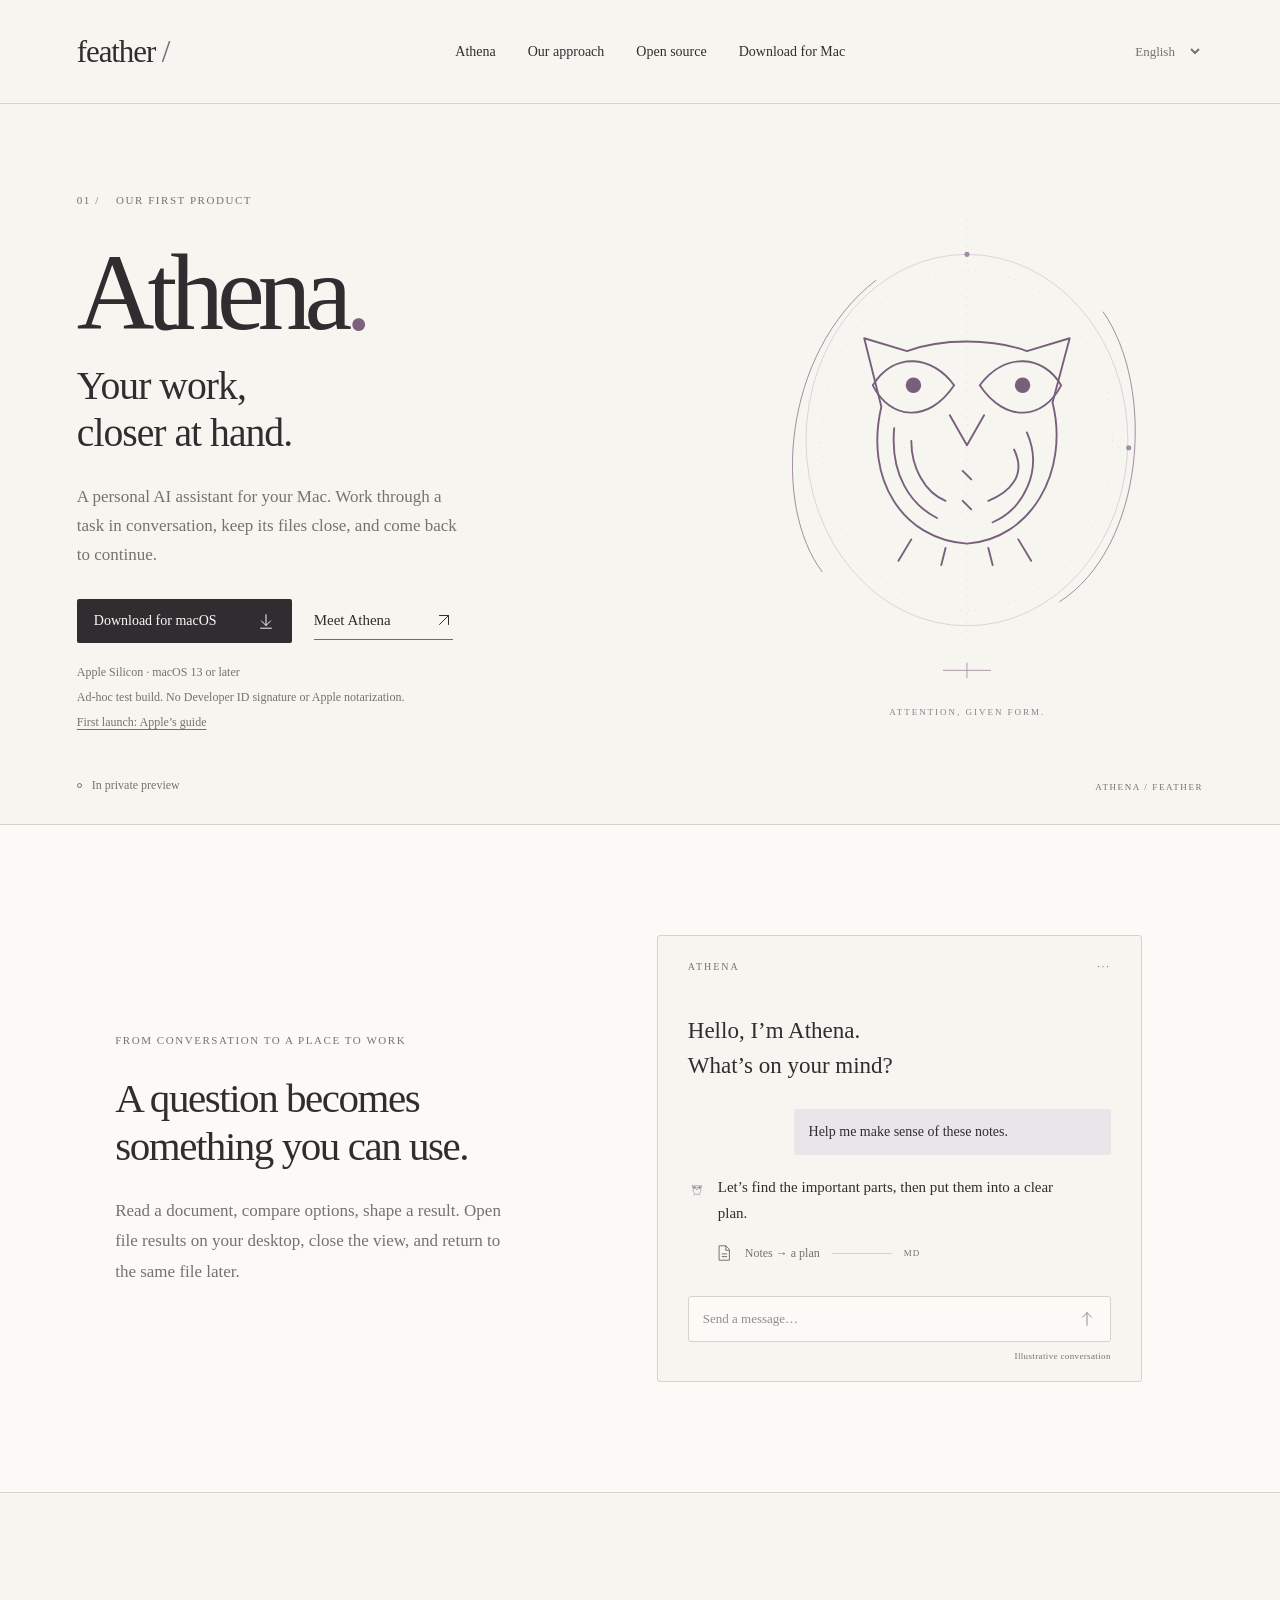
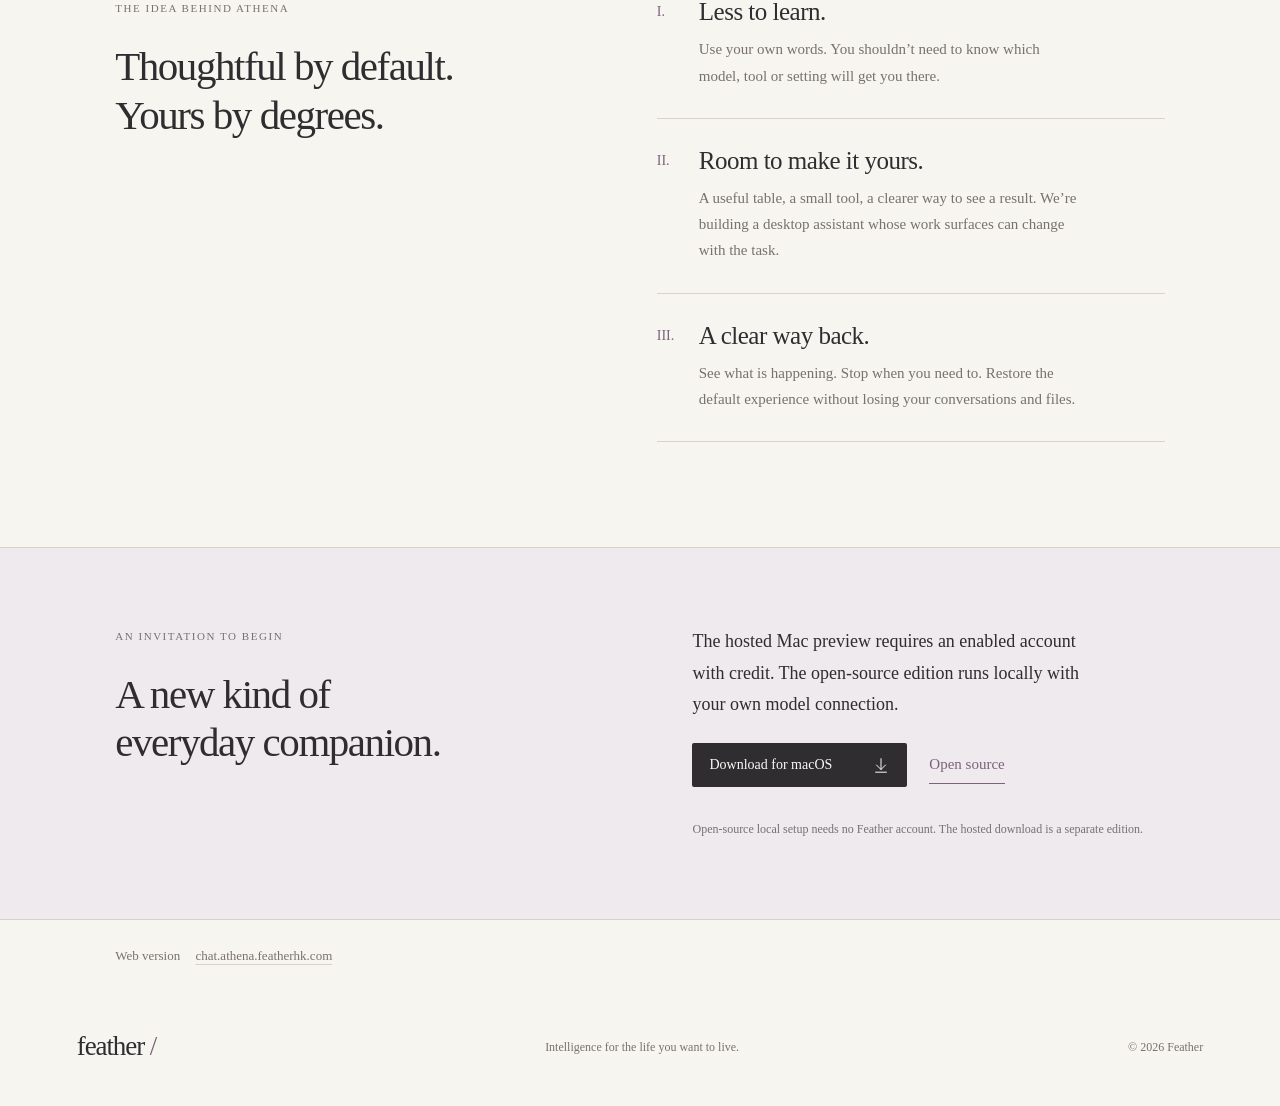
<file: index.html>
<!doctype html>
<html lang="en">
<head>
  <meta charset="utf-8">
  <meta name="viewport" content="width=device-width, initial-scale=1">
  <meta name="color-scheme" content="light">
  <meta name="description" content="Athena is a personal AI assistant for your Mac. Keep a task’s conversation and files together, and come back to continue.">
  <title>Athena by Feather — Your work, closer at hand</title>
  <link rel="icon" type="image/svg+xml" href="assets/favicon.svg">
  <link rel="stylesheet" href="css/style.css">
  <script defer src="js/i18n.js"></script>
  <script defer src="js/main.js"></script>
</head>
<body>
  <a class="skip" href="#main" data-i18n="skip">Skip to content</a>
  <header class="masthead">
    <a class="feather" href="/" aria-label="Feather home">feather<span aria-hidden="true"> /</span></a>
    <nav aria-label="Main navigation" data-label="nav">
      <a href="/athena/" data-i18n="product">Athena</a>
      <a href="/about/" data-i18n="approach">Our approach</a>
      <a href="/open-source/" data-i18n="openSource">Open source</a>
      <a href="https://app.athena.featherhk.com" data-i18n="availability">Download for Mac</a>
    </nav>
    <label class="language"><span class="sr-only" data-i18n="language">Language</span><select id="language" aria-label="Language"><option value="en">English</option><option value="ja">日本語</option><option value="zh-Hans">简体中文</option><option value="zh-Hant">繁體中文</option></select></label>
  </header>
  <main id="main">
    <section class="hero" aria-labelledby="hero-title">
      <div class="hero-copy">
        <div class="eyebrow"><span>01 /</span> <span data-i18n="first">Our first product</span></div>
        <h1 id="hero-title">Athena<span>.</span></h1>
        <p class="hero-title" data-i18n="headline">Your work,<br>closer at hand.</p>
        <p class="intro" data-i18n="intro">A personal AI assistant for your Mac. Work through a task in conversation, keep its files close, and come back to continue.</p>
        <a id="hero-download" class="solid-link" href="https://app.athena.featherhk.com/"><span data-i18n="download">Download for macOS</span><svg class="line-icon" viewBox="0 0 20 20" fill="none" aria-hidden="true"><path d="M10 3v12m-5-5 5 5 5-5M4 18h12"/></svg></a><a class="text-link" href="/athena/"><span data-i18n="meet">Meet Athena</span><svg class="line-icon" viewBox="0 0 20 20" fill="none" aria-hidden="true"><path d="M5 15 15 5M5 5h10v10"/></svg></a>
        <div class="download-requirements"><p data-i18n="platform">Apple Silicon · macOS 13 or later</p><p data-i18n="signing">Ad-hoc test build. No Developer ID signature or Apple notarization.</p><a href="https://support.apple.com/102445" data-i18n="firstLaunch">First launch: Apple’s guide</a></div>
      </div>
      <figure class="hero-art" aria-hidden="true">
        <svg class="athena-seal" viewBox="0 0 500 590" fill="none">
          <path class="axis" d="M250 26v510M26 293h448"/>
          <ellipse class="orbit orbit-a" cx="250" cy="284" rx="188" ry="217"/>
          <ellipse class="orbit orbit-b" cx="250" cy="284" rx="170" ry="199"/>
          <path class="orbit orbit-c" d="M81 438C23 362 33 183 144 97M358 473C458 409 471 223 409 134"/>
          <circle cx="250" cy="67" r="3" class="point"/><circle cx="439" cy="293" r="3" class="point"/>
          <g class="owl" transform="translate(10 20) scale(5)">
            <path d="M24 29L34 32C42 29 54 29 62 32L72 29L68 44C72 60 63 76 48 77C33 76 24 62 28 45Z"/>
            <path d="M26 40C31 32 40 33 45 40C39 49 30 48 26 40ZM51 40C57 32 66 33 70 40C66 48 57 49 51 40Z"/>
            <circle cx="35.5" cy="40" r="1.8" class="eye"/><circle cx="61" cy="40" r="1.8" class="eye"/>
            <path d="M44 47L48 54L52 47M35 76L32 81M43 78L42 82M53 78L54 82M60 76L63 81M31 50C30 61 35 68 41 71M35 53C35 59 38 65 43 67M62 51C66 60 61 69 54 72M59 55C62 61 58 65 53 67M47 60L49 62M47 67L49 69"/>
          </g>
          <path class="base" d="M222 553h56M250 544v18"/>
        </svg>
        <figcaption>ATTENTION, GIVEN FORM.</figcaption>
      </figure>
      <div class="hero-note"><span class="status-dot" aria-hidden="true"></span><span data-i18n="preview">In private preview</span></div>
      <span class="hero-index" aria-hidden="true">ATHENA / FEATHER</span>
    </section>

    <section class="product-section" id="athena" aria-labelledby="product-title">
      <div class="section-heading"><span class="eyebrow" data-i18n="conversation">From conversation to a place to work</span><h2 id="product-title" data-i18n="productTitle">A question becomes<br>something you can use.</h2><p data-i18n="productIntro">Read a document, compare options, shape a result. Open file results on your desktop, close the view, and return to the same file later.</p></div>
      <div class="conversation-preview">
        <div class="preview-top"><span>ATHENA</span><span aria-hidden="true">···</span></div>
        <div class="preview-greeting" data-i18n="greeting">Hello, I’m Athena.<br>What’s on your mind?</div>
        <p class="preview-user" data-i18n="exampleUser">Help me make sense of these notes.</p>
        <div class="preview-reply"><img class="small-owl" src="/assets/favicon.svg" alt=""><p data-i18n="exampleReply">Let’s find the important parts, then put them into a clear plan.</p></div>
        <div class="preview-file"><svg class="line-icon" viewBox="0 0 20 20" fill="none" aria-hidden="true"><path d="M5 2h7l4 4v12H5ZM12 2v5h4M8 11h5M8 14h5"/></svg><span data-i18n="exampleFile">Notes → a plan</span><span class="file-rule" aria-hidden="true"></span><span>MD</span></div>
        <div class="preview-composer"><span data-i18n="message">Send a message…</span><svg class="line-icon" viewBox="0 0 20 20" fill="none" aria-hidden="true"><path d="M10 17V3m-5 5 5-5 5 5"/></svg></div>
        <span class="illustration-label" data-i18n="illustration">Illustrative conversation</span>
      </div>
    </section>

    <section class="approach-section" id="approach" aria-labelledby="approach-title">
      <div class="section-heading"><span class="eyebrow" data-i18n="approachEyebrow">The idea behind Athena</span><h2 id="approach-title" data-i18n="approachTitle">Thoughtful by default.<br>Yours by degrees.</h2></div>
      <div class="principles">
        <article><span class="number">I.</span><div><h3 data-i18n="oneTitle">Less to learn.</h3><p data-i18n="oneBody">Use your own words. You shouldn’t need to know which model, tool or setting will get you there.</p></div></article>
        <article><span class="number">II.</span><div><h3 data-i18n="twoTitle">Room to make it yours.</h3><p data-i18n="twoBody">A useful table, a small tool, a clearer way to see a result. We’re building a desktop assistant whose work surfaces can change with the task.</p></div></article>
        <article><span class="number">III.</span><div><h3 data-i18n="threeTitle">A clear way back.</h3><p data-i18n="threeBody">See what is happening. Stop when you need to. Restore the default experience without losing your conversations and files.</p></div></article>
      </div>
    </section>

    <section class="release-section" id="release" aria-labelledby="release-title">
      <div><span class="eyebrow" data-i18n="releaseEyebrow">An invitation to begin</span><h2 id="release-title" data-i18n="releaseTitle">A new kind of<br>everyday companion.</h2></div>
      <div class="release-detail"><p id="release-status" data-i18n="releaseBody">Choose the hosted Mac preview with an enabled account and credit, or run the open-source edition with your own Chat Completions connection.</p><div id="release-links"><a id="download-link" class="solid-link" href="https://app.athena.featherhk.com/"><span data-i18n="download">Download for macOS</span><svg class="line-icon" viewBox="0 0 20 20" fill="none" aria-hidden="true"><path d="M10 3v12m-5-5 5 5 5-5M4 18h12"/></svg></a><a class="text-link" href="/open-source/"><span data-i18n="openSource">Open source</span></a></div><p class="release-footnote" data-i18n="releaseFootnote">Open-source local setup needs no Feather account. The hosted download is a separate edition.</p></div>
    </section>
    <div class="site-reference"><p class="web-reference"><span data-i18n="webLabel">Web version</span> <a href="https://chat.athena.featherhk.com/">chat.athena.featherhk.com</a></p></div>
  </main>
  <footer><a class="feather" href="/">feather<span aria-hidden="true"> /</span></a><p data-i18n="footer">Intelligence for the life you want to live.</p><span>&copy; <span id="year">2026</span> Feather</span></footer>
  <noscript><p class="noscript">This page works without JavaScript. Language selection requires JavaScript.</p></noscript>
</body>
</html>
</file>
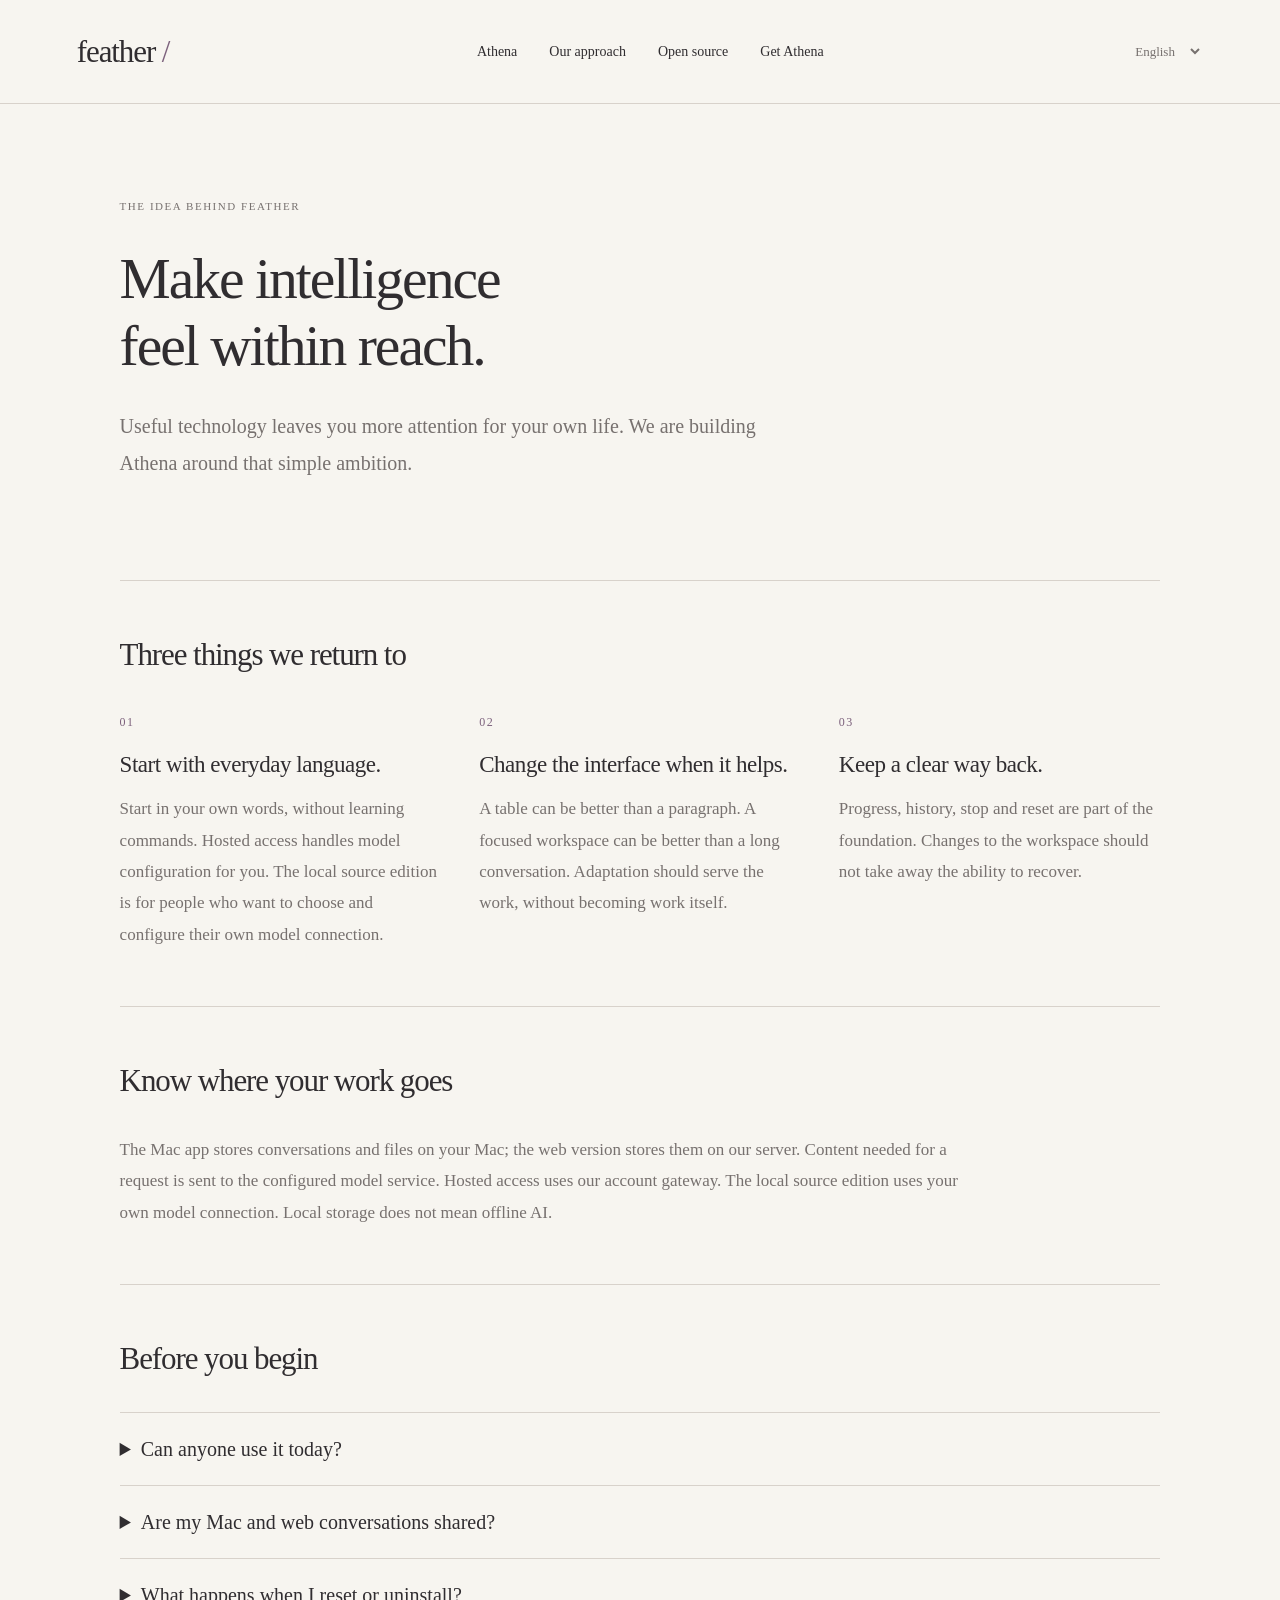
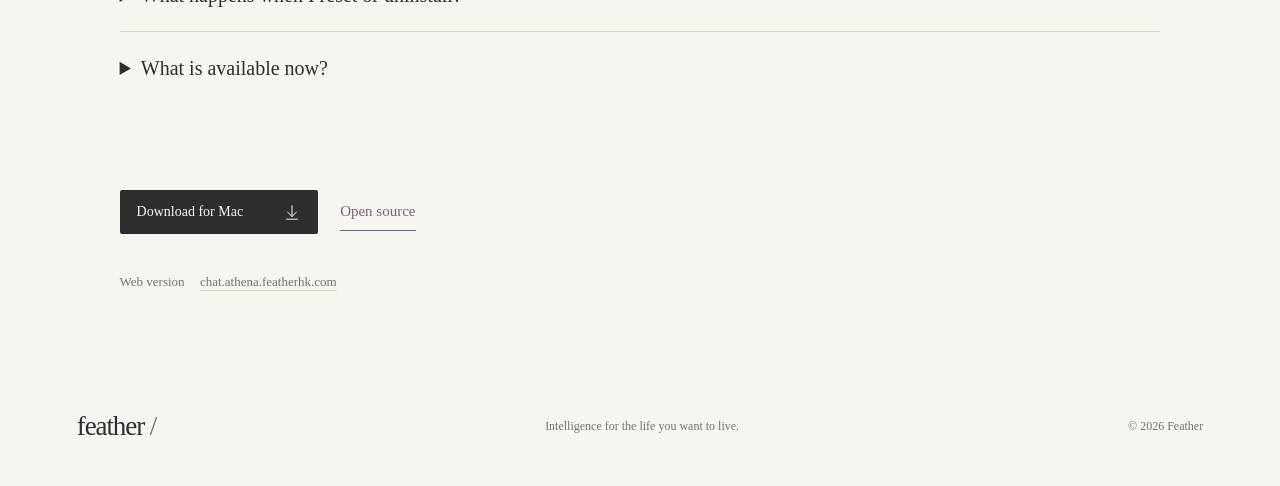
<file: about/index.html>
<!doctype html><html lang="en"><head><meta charset="utf-8"><meta name="viewport" content="width=device-width, initial-scale=1"><meta name="color-scheme" content="light"><title>Feather — Our approach</title><meta name="description" content="Useful technology leaves you more attention for your own life. We are building Athena around that simple ambition."><link rel="canonical" href="https://featherhk.com/about/"><link rel="icon" href="/assets/favicon.svg"><link rel="stylesheet" href="/css/style.css"><link rel="stylesheet" href="/css/pages.css"><script defer src="/js/pages-locales.js"></script><script defer src="/js/pages.js"></script></head><body data-page="a"><a class="skip" href="#main" data-i18n="skip">Skip to content</a><header class="masthead"><a class="feather" href="/" aria-label="Feather home">feather<span aria-hidden="true"> /</span></a><nav aria-label="Main navigation" data-label="nav"><a href="/athena/" data-i18n="product">Athena</a><a href="/about/" data-i18n="approach">Our approach</a><a href="/open-source/" data-i18n="openSource">Open source</a><a href="https://app.athena.featherhk.com" data-i18n="availability">Get Athena</a></nav><label class="language"><span class="sr-only" data-i18n="language">Language</span><select id="language" aria-label="Language"><option value="en">English</option><option value="ja">日本語</option><option value="zh-Hans">简体中文</option><option value="zh-Hant">繁體中文</option></select></label></header><main id="main" class="editorial-page"><section class="page-lead"><span class="eyebrow" data-i18n="aEye">The idea behind Feather</span><h1 data-i18n="aHeadline">Make intelligence<br>feel within reach.</h1><p class="page-intro" data-i18n="aIntro">Useful technology leaves you more attention for your own life. We are building Athena around that simple ambition.</p></section><section class="page-section"><h2 data-i18n="principles">Three things we return to</h2><div class="principle-grid"><article><span class="chapter-number">01</span><h3 data-i18n="aOne">Start with everyday language.</h3><p data-i18n="aOneBody">Start in your own words, without learning commands. Hosted access handles model configuration for you. The local source edition is for people who want to choose and configure their own model connection.</p></article><article><span class="chapter-number">02</span><h3 data-i18n="aTwo">Change the interface when it helps.</h3><p data-i18n="aTwoBody">A table can be better than a paragraph. A focused workspace can be better than a long conversation. Adaptation should serve the work, without becoming work itself.</p></article><article><span class="chapter-number">03</span><h3 data-i18n="aThree">Keep a clear way back.</h3><p data-i18n="aThreeBody">Progress, history, stop and reset are part of the foundation. Changes to the workspace should not take away the ability to recover.</p></article></div></section><section class="page-section data-note"><h2 data-i18n="data">Know where your work goes</h2><p data-i18n="dataBody">The Mac app stores conversations and files on your Mac; the web version stores them on our server. Content needed for a request is sent to the configured model service. Hosted access uses our account gateway. The local source edition uses your own model connection. Local storage does not mean offline AI.</p></section><section class="page-section faq"><h2 data-i18n="faq">Before you begin</h2><details><summary data-i18n="qOne">Can anyone use it today?</summary><p data-i18n="ansOne">The source is open for local setup without a Feather account, using your own Chat Completions connection. It requires developer setup; it is not the same as the hosted DMG. Hosted access still requires an enabled account with credit.</p></details><details><summary data-i18n="qTwo">Are my Mac and web conversations shared?</summary><p data-i18n="ansTwo">Not yet. Hosted Mac and web use the same account service, but their conversations and files are stored separately. The local source edition has its own local identity and data.</p></details><details><summary data-i18n="qThree">What happens when I reset or uninstall?</summary><p data-i18n="ansThree">Reset disables custom workspace extensions and preserves chats and files. Removing the Mac app also leaves its data in your Library; deleting that data is a separate action.</p></details><details><summary data-i18n="qFour">What is available now?</summary><p data-i18n="ansFour">An open-source local edition, an Apple Silicon hosted Mac preview and an authenticated web version. The Mac test build is not Apple-notarized. Voice and computer interactions still need setup and validation. Windows, iOS and Android downloads are not published.</p></details></section><div class="page-actions"><a class="solid-link" href="https://app.athena.featherhk.com/"><span data-i18n="get">Download for Mac</span><svg class="line-icon" viewBox="0 0 20 20" fill="none" aria-hidden="true"><path d="M10 3v12m-5-5 5 5 5-5M4 18h12"/></svg></a><a class="text-link" href="/open-source/"><span data-i18n="openSource">Open source</span></a></div><p class="web-reference"><span data-i18n="webLabel">Web version</span> <a href="https://chat.athena.featherhk.com/">chat.athena.featherhk.com</a></p></main><footer><a class="feather" href="/">feather<span aria-hidden="true"> /</span></a><p data-i18n="footer">Intelligence for the life you want to live.</p><span>&copy; 2026 Feather</span></footer></body></html>
</file>
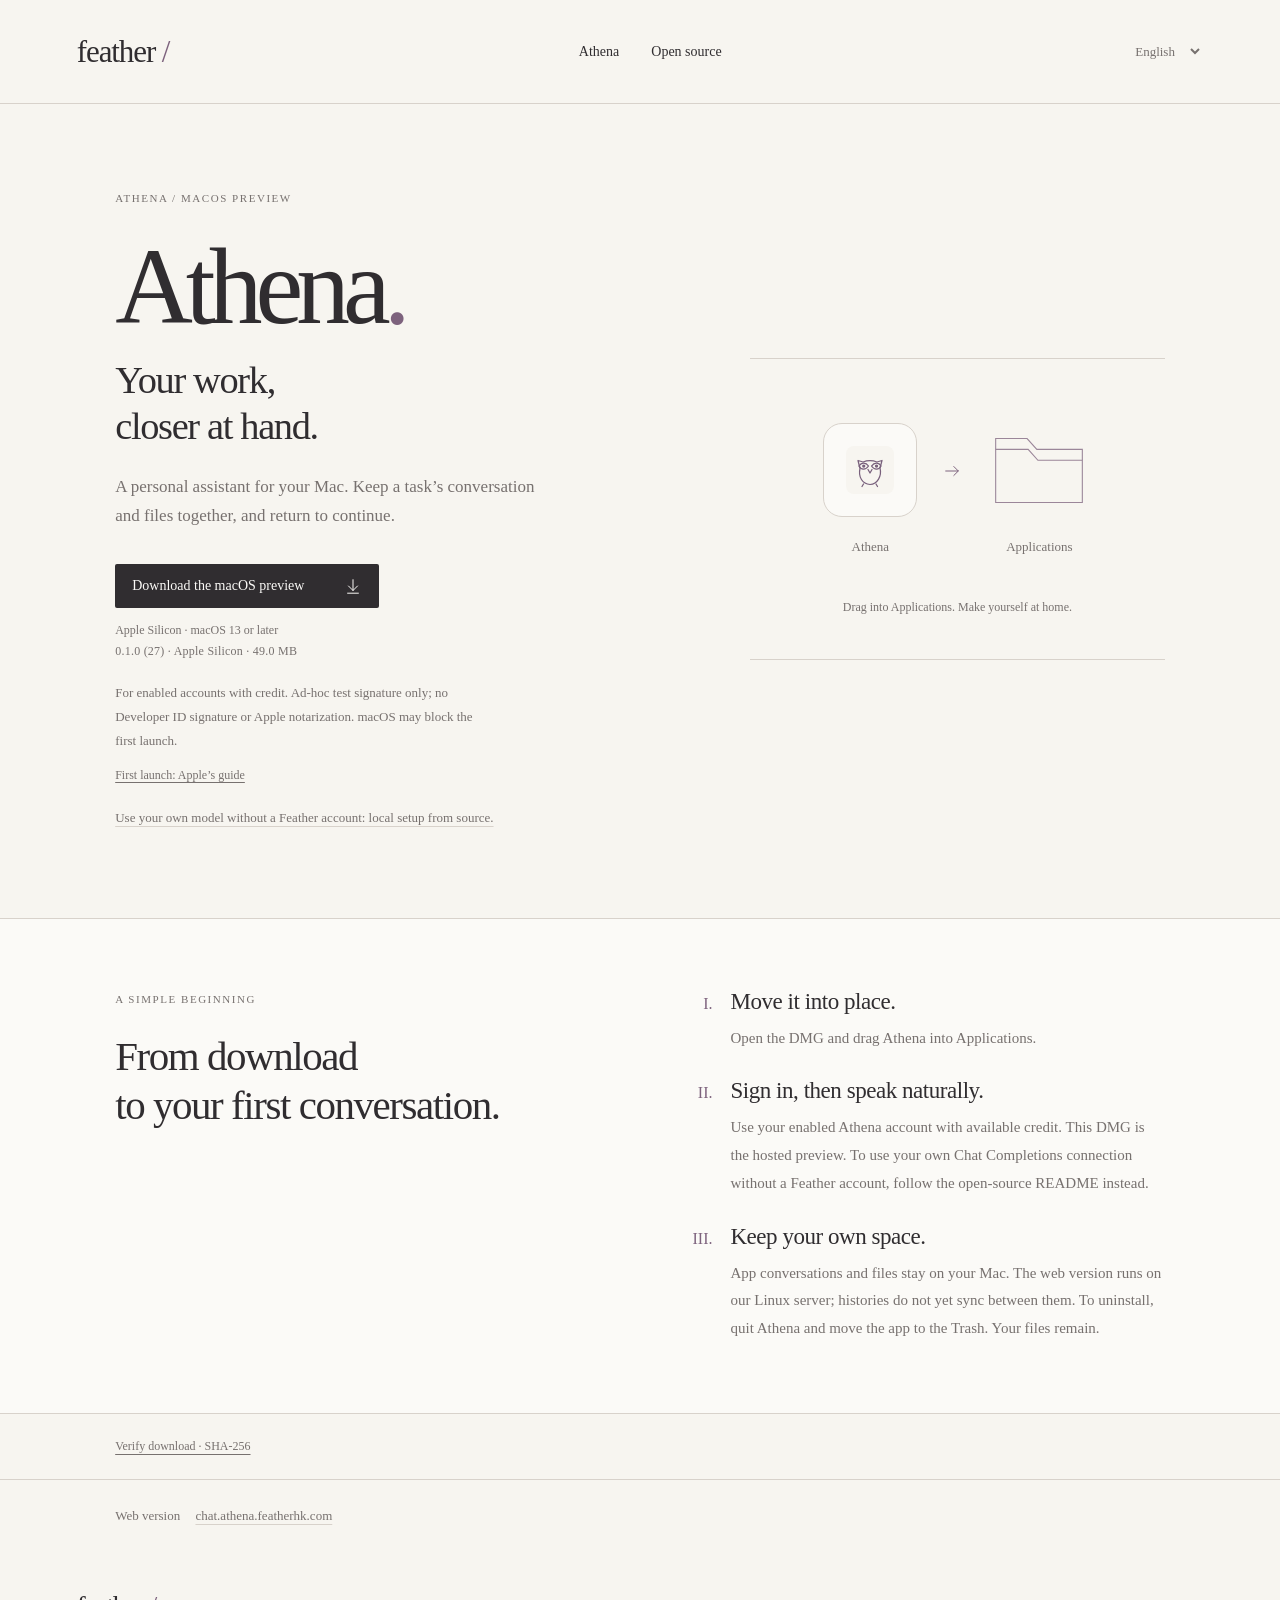
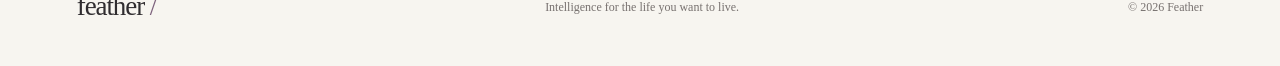
<file: app/index.html>
<!doctype html>
<html lang="en">
<head>
  <meta charset="utf-8"><meta name="viewport" content="width=device-width, initial-scale=1">
  <meta name="color-scheme" content="light"><meta name="description" content="Download the Athena macOS preview by Feather.">
  <title>Athena for macOS — Feather</title>
  <link rel="icon" href="/assets/favicon.svg" type="image/svg+xml">
  <link rel="stylesheet" href="/css/style.css"><link rel="stylesheet" href="/css/download.css">
  <script defer src="/js/download-locales.js"></script><script defer src="/js/download.js"></script>
</head>
<body>
  <a class="skip" href="#main" data-i18n="skip">Skip to content</a>
  <header class="masthead">
    <a class="feather" href="https://featherhk.com" aria-label="Feather home">feather<span aria-hidden="true"> /</span></a>
    <nav><a href="https://featherhk.com/athena/">Athena</a><a href="https://featherhk.com/open-source/" data-i18n="openSource">Open source</a></nav>
    <label class="language"><span class="sr-only" data-i18n="language">Language</span><select id="language" aria-label="Language"><option value="en">English</option><option value="ja">日本語</option><option value="zh-Hans">简体中文</option><option value="zh-Hant">繁體中文</option></select></label>
  </header>
  <main id="main">
    <section class="download-hero">
      <div class="download-copy">
        <span class="eyebrow">ATHENA / MACOS PREVIEW</span>
        <h1>Athena<span>.</span></h1>
        <h2 data-i18n="headline">Your work,<br>closer at hand.</h2>
        <p class="intro" data-i18n="intro">A personal assistant for your Mac. Keep a task’s conversation and files together, and return to continue.</p>
        <div class="download-actions"><a id="dmg-link" class="solid-link" download hidden><span data-i18n="download">Download the macOS preview</span><svg class="line-icon" viewBox="0 0 20 20" fill="none" aria-hidden="true"><path d="M10 3v12m-5-5 5 5 5-5M4 18h12"/></svg></a></div>
        <p class="platform-requirements" data-i18n="platform">Apple Silicon · macOS 13 or later</p>
        <p id="build-detail" class="build-detail" aria-live="polite" data-i18n="preparing">The next build is being prepared.</p>
        <p class="preview-notice" data-i18n="notice">For enabled accounts with credit. Ad-hoc test signature only; no Developer ID signature or Apple notarization. macOS may block the first launch.</p>
        <p class="launch-reference"><a href="https://support.apple.com/102445" data-i18n="firstLaunch">First launch: Apple’s guide</a></p>
        <p class="source-reference"><a href="https://github.com/featherhk/athena-agent/blob/main/README.md" data-i18n="sourceNotice">Use your own model without a Feather account: local setup from source.</a></p>
      </div>
      <div class="install-art" aria-hidden="true">
        <div class="install-pair"><div class="app-symbol"><img src="/assets/favicon.svg" alt=""><span>Athena</span></div><span class="install-arrow"><svg class="line-icon" viewBox="0 0 20 20" fill="none" aria-hidden="true"><path d="M3 10h14m-5-5 5 5-5 5"/></svg></span><div class="folder-symbol"><svg viewBox="0 0 96 76" fill="none"><path d="M8 19h30l9 10h41v39H8Z"/><path d="M8 19V9h29l9 10h42v10"/></svg><span>Applications</span></div></div>
        <span class="installation-caption" data-i18n="drag">Drag into Applications. Make yourself at home.</span>
      </div>
    </section>
    <section class="download-details">
      <div><span class="eyebrow" data-i18n="begin">A simple beginning</span><h2 data-i18n="start">From download<br>to your first conversation.</h2></div>
      <ol class="install-steps">
        <li><h3 data-i18n="stepOne">Move it into place.</h3><p data-i18n="stepOneBody">Open the DMG and drag Athena into Applications.</p></li>
        <li><h3 data-i18n="stepTwo">Sign in, then speak naturally.</h3><p data-i18n="stepTwoBody">Use your enabled Athena account with available credit. This DMG is the hosted preview. To use your own Chat Completions connection without a Feather account, follow the open-source README instead.</p></li>
        <li><h3 data-i18n="stepThree">Keep your own space.</h3><p data-i18n="stepThreeBody">App conversations and files stay on your Mac. The web version runs on our Linux server; histories do not yet sync between them. To uninstall, quit Athena and move the app to the Trash. Your files remain.</p></li>
      </ol>
    </section>
    <div class="download-integrity"><a id="checksum-link" hidden data-i18n="checksum">Verify download · SHA-256</a></div>
  <div class="site-reference"><p class="web-reference"><span data-i18n="webLabel">Web version</span> <a href="https://chat.athena.featherhk.com/">chat.athena.featherhk.com</a></p></div></main>
  <footer><a class="feather" href="https://featherhk.com">feather<span aria-hidden="true"> /</span></a><p data-i18n="footer">Intelligence for the life you want to live.</p><span>&copy; 2026 Feather</span></footer>
</body>
</html>
</file>
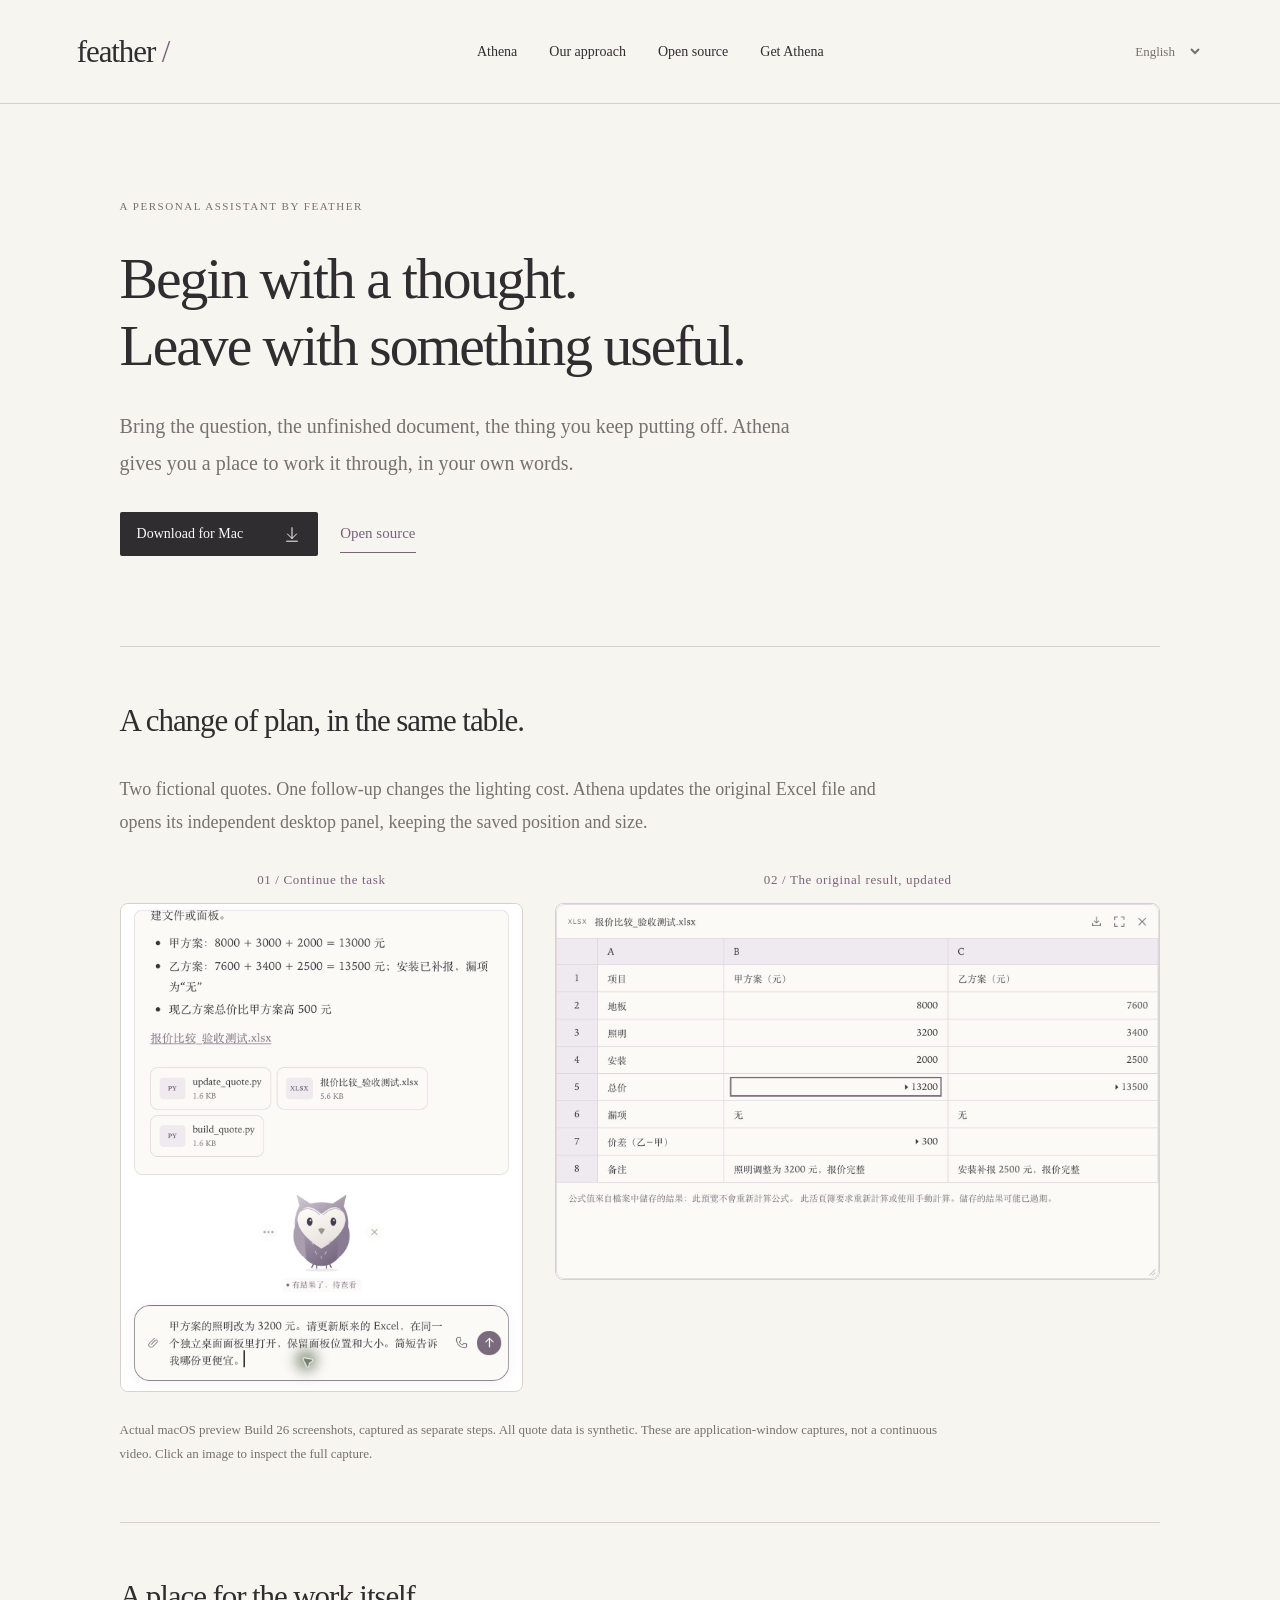
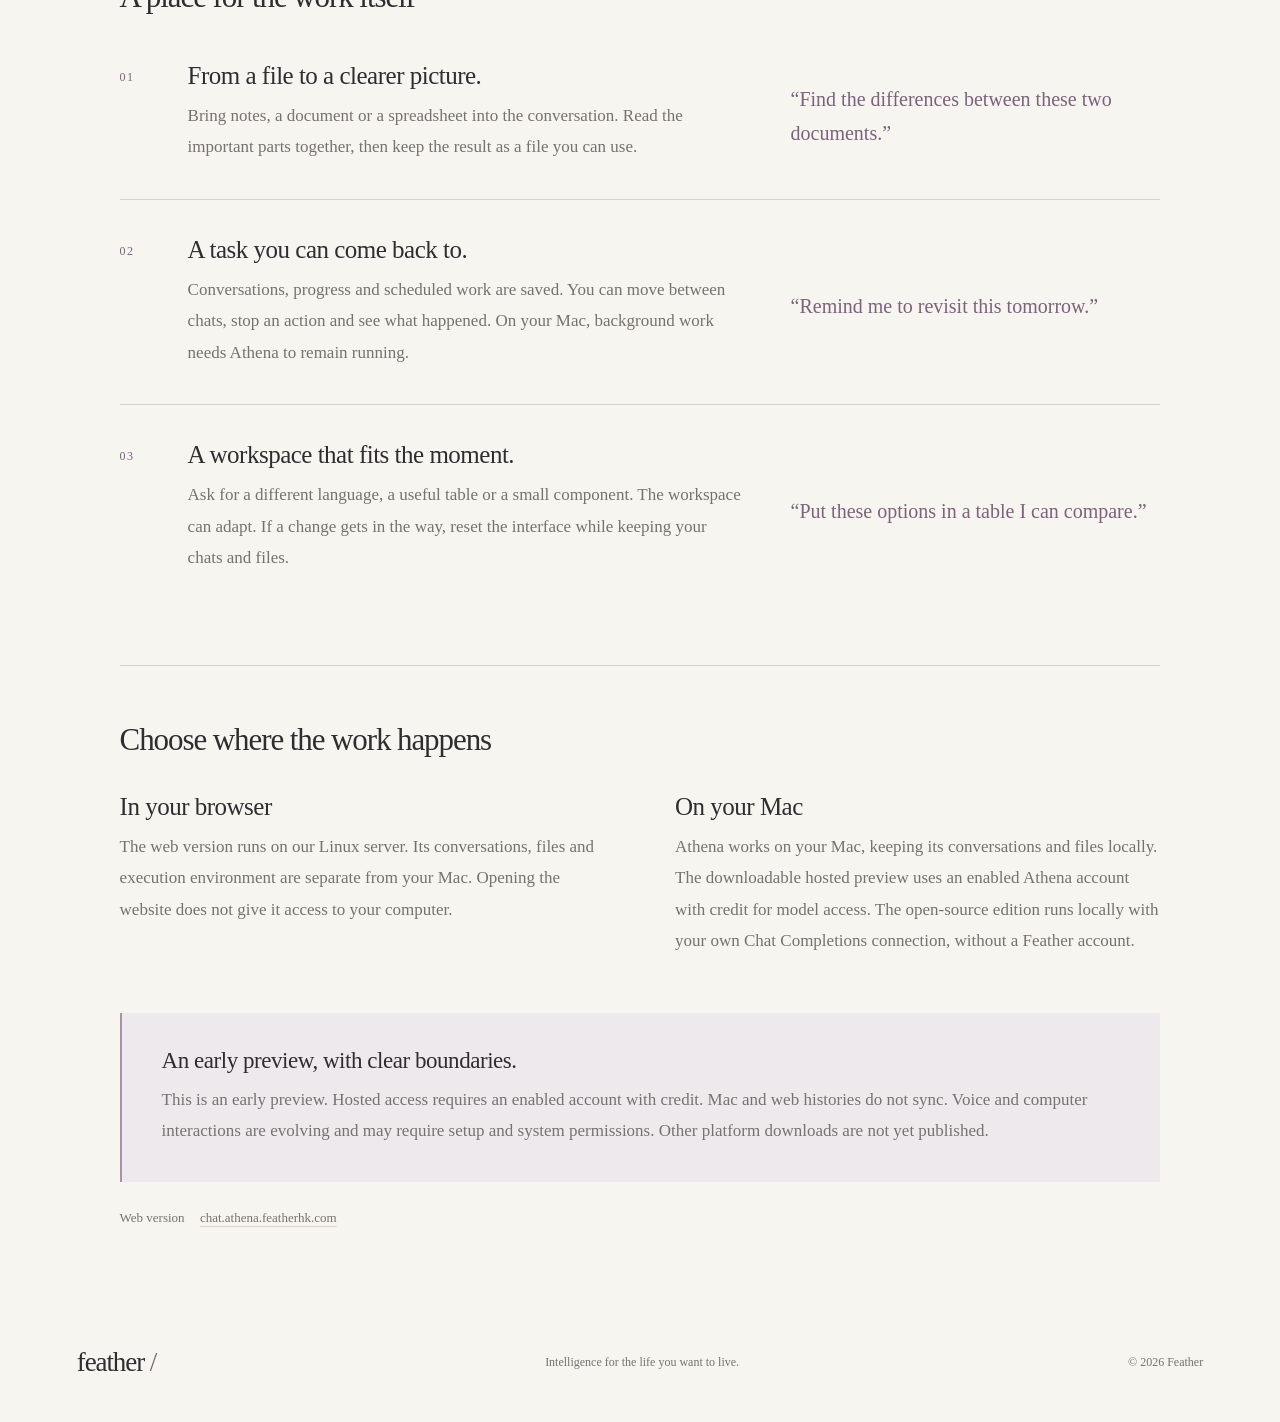
<file: athena/index.html>
<!doctype html><html lang="en"><head><meta charset="utf-8"><meta name="viewport" content="width=device-width, initial-scale=1"><meta name="color-scheme" content="light"><title>Athena — A little more room, every day</title><meta name="description" content="Bring the question, the unfinished document, the thing you keep putting off. Athena gives you a place to work it through, in your own words."><link rel="canonical" href="https://featherhk.com/athena/"><link rel="icon" href="/assets/favicon.svg"><link rel="stylesheet" href="/css/style.css"><link rel="stylesheet" href="/css/pages.css"><script defer src="/js/pages-locales.js"></script><script defer src="/js/pages.js"></script></head><body data-page="p"><a class="skip" href="#main" data-i18n="skip">Skip to content</a><header class="masthead"><a class="feather" href="/" aria-label="Feather home">feather<span aria-hidden="true"> /</span></a><nav aria-label="Main navigation" data-label="nav"><a href="/athena/" data-i18n="product">Athena</a><a href="/about/" data-i18n="approach">Our approach</a><a href="/open-source/" data-i18n="openSource">Open source</a><a href="https://app.athena.featherhk.com" data-i18n="availability">Get Athena</a></nav><label class="language"><span class="sr-only" data-i18n="language">Language</span><select id="language" aria-label="Language"><option value="en">English</option><option value="ja">日本語</option><option value="zh-Hans">简体中文</option><option value="zh-Hant">繁體中文</option></select></label></header><main id="main" class="editorial-page"><section class="page-lead"><span class="eyebrow" data-i18n="pEye">A personal assistant by Feather</span><h1 data-i18n="pHeadline">Begin with a thought.<br>Leave with something useful.</h1><p class="page-intro" data-i18n="pIntro">Bring the question, the unfinished document, the thing you keep putting off. Athena gives you a place to work it through, in your own words.</p><div class="page-actions"><a class="solid-link" href="https://app.athena.featherhk.com/"><span data-i18n="get">Download for Mac</span><svg class="line-icon" viewBox="0 0 20 20" fill="none" aria-hidden="true"><path d="M10 3v12m-5-5 5 5 5-5M4 18h12"/></svg></a><a class="text-link" href="/open-source/"><span data-i18n="openSource">Open source</span></a></div></section><section class="page-section real-demo" id="demonstration"><h2 data-i18n="demoHeading">A change of plan, in the same table.</h2><p class="demo-intro" data-i18n="demoBody">Two fictional quotes. One follow-up changes the lighting cost. Athena updates the original Excel file and opens its independent desktop panel, keeping the saved position and size.</p><div class="demo-grid"><figure><figcaption data-i18n="demoRequest">01 / Continue the task</figcaption><a href="/assets/demo-build26/follow-up.png" data-label="demoRequest"><img src="/assets/demo-build26/follow-up.png" alt="" width="1120" height="1360" loading="lazy"></a></figure><figure><figcaption data-i18n="demoResult">02 / The original result, updated</figcaption><a href="/assets/demo-build26/result-panel.png" data-label="demoResult"><img src="/assets/demo-build26/result-panel.png" alt="" width="1640" height="1020" loading="lazy"></a></figure></div><p class="demo-proof" data-i18n="demoProof">Actual macOS preview Build 26 screenshots, captured as separate steps. All quote data is synthetic. These are application-window captures, not a continuous video. Click an image to inspect the full capture.</p></section><section class="page-section"><h2 data-i18n="work">A place for the work itself</h2><div class="chapter-list"><article><span class="chapter-number">01</span><div><h3 data-i18n="one">From a file to a clearer picture.</h3><p data-i18n="oneBody">Bring notes, a document or a spreadsheet into the conversation. Read the important parts together, then keep the result as a file you can use.</p></div><blockquote data-i18n="exOne">“Find the differences between these two documents.”</blockquote></article><article><span class="chapter-number">02</span><div><h3 data-i18n="two">A task you can come back to.</h3><p data-i18n="twoBody">Conversations, progress and scheduled work are saved. You can move between chats, stop an action and see what happened. On your Mac, background work needs Athena to remain running.</p></div><blockquote data-i18n="exTwo">“Remind me to revisit this tomorrow.”</blockquote></article><article><span class="chapter-number">03</span><div><h3 data-i18n="three">A workspace that fits the moment.</h3><p data-i18n="threeBody">Ask for a different language, a useful table or a small component. The workspace can adapt. If a change gets in the way, reset the interface while keeping your chats and files.</p></div><blockquote data-i18n="exThree">“Put these options in a table I can compare.”</blockquote></article></div></section><section class="page-section"><h2 data-i18n="choice">Choose where the work happens</h2><div class="place-grid"><article><h3 data-i18n="webTitle">In your browser</h3><p data-i18n="webBody">The web version runs on our Linux server. Its conversations, files and execution environment are separate from your Mac. Opening the website does not give it access to your computer.</p></article><article><h3 data-i18n="macTitle">On your Mac</h3><p data-i18n="macBody">Athena works on your Mac, keeping its conversations and files locally. The downloadable hosted preview uses an enabled Athena account with credit for model access. The open-source edition runs locally with your own Chat Completions connection, without a Feather account.</p></article></div></section><aside class="page-note"><h3 data-i18n="limit">An early preview, with clear boundaries.</h3><p data-i18n="limitBody">This is an early preview. Hosted access requires an enabled account with credit. Mac and web histories do not sync. Voice and computer interactions are evolving and may require setup and system permissions. Other platform downloads are not yet published.</p></aside><p class="web-reference"><span data-i18n="webLabel">Web version</span> <a href="https://chat.athena.featherhk.com/">chat.athena.featherhk.com</a></p></main><footer><a class="feather" href="/">feather<span aria-hidden="true"> /</span></a><p data-i18n="footer">Intelligence for the life you want to live.</p><span>&copy; 2026 Feather</span></footer></body></html>
</file>
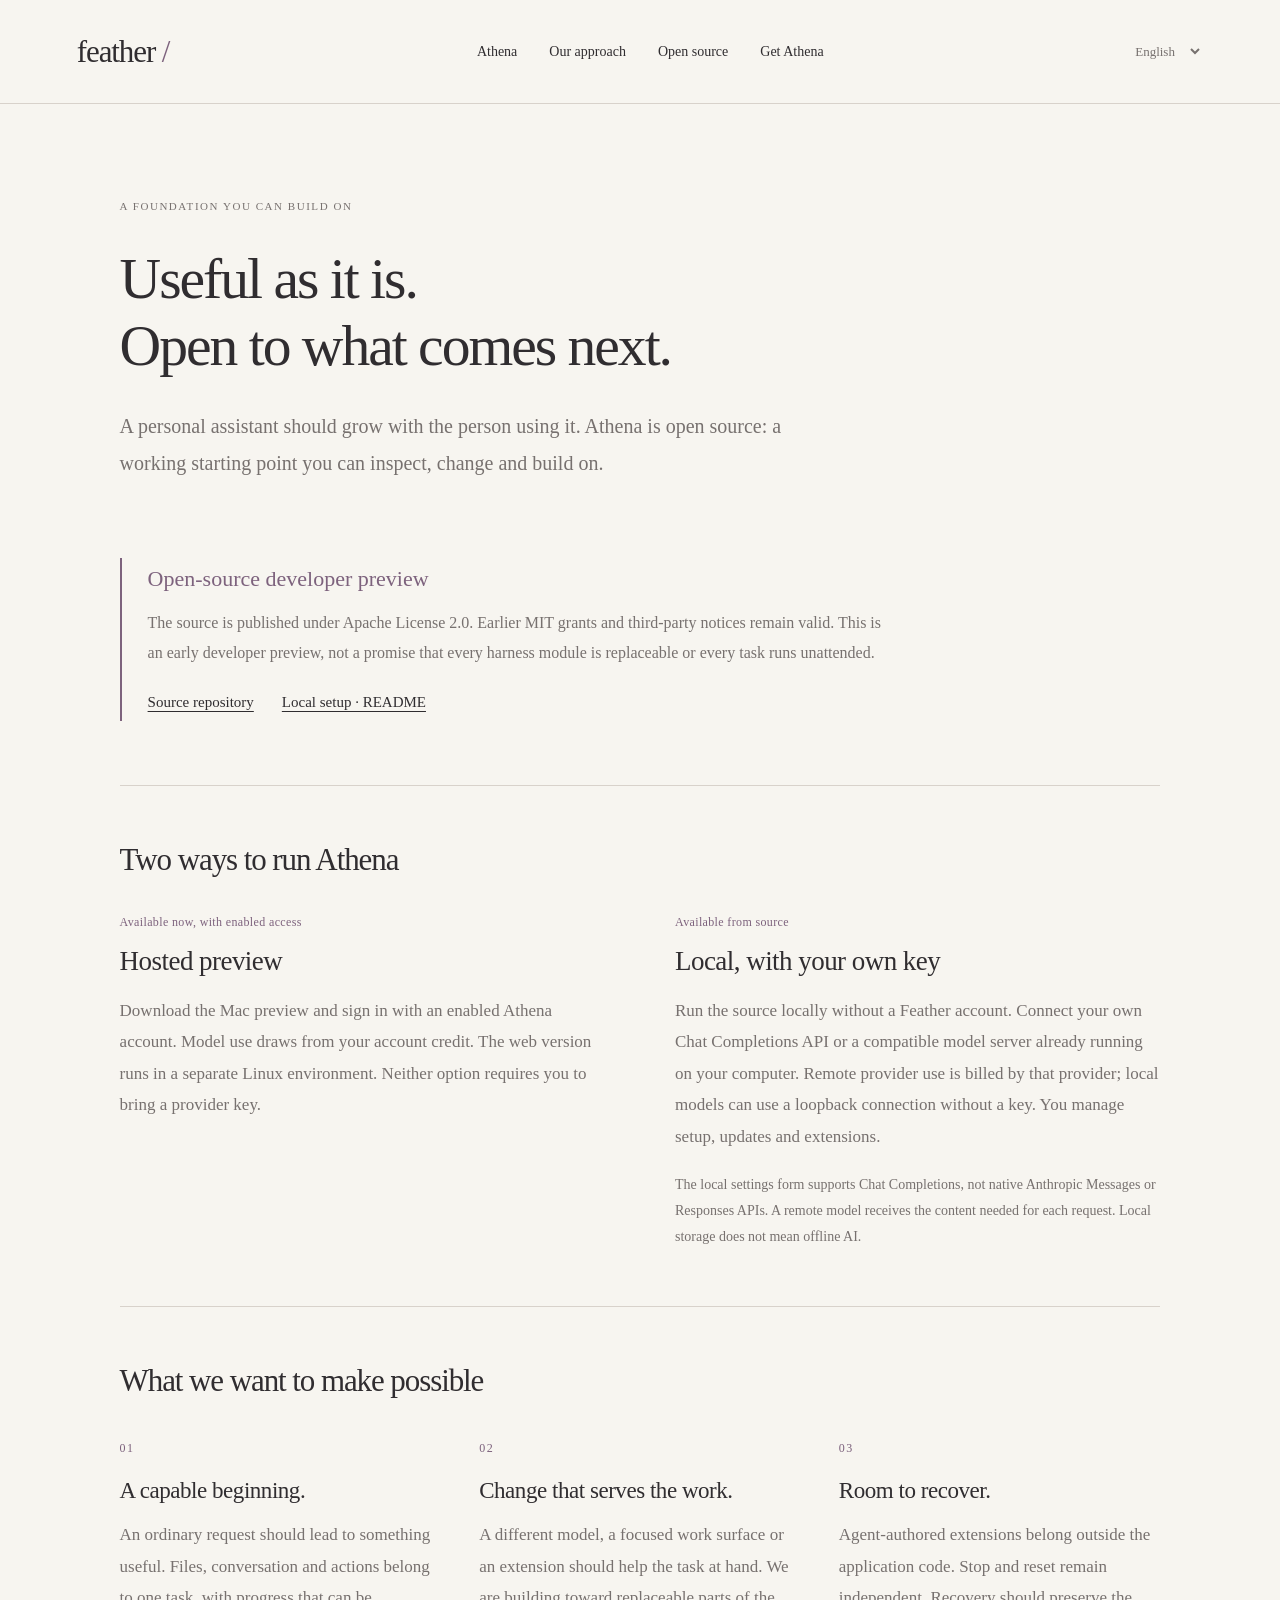
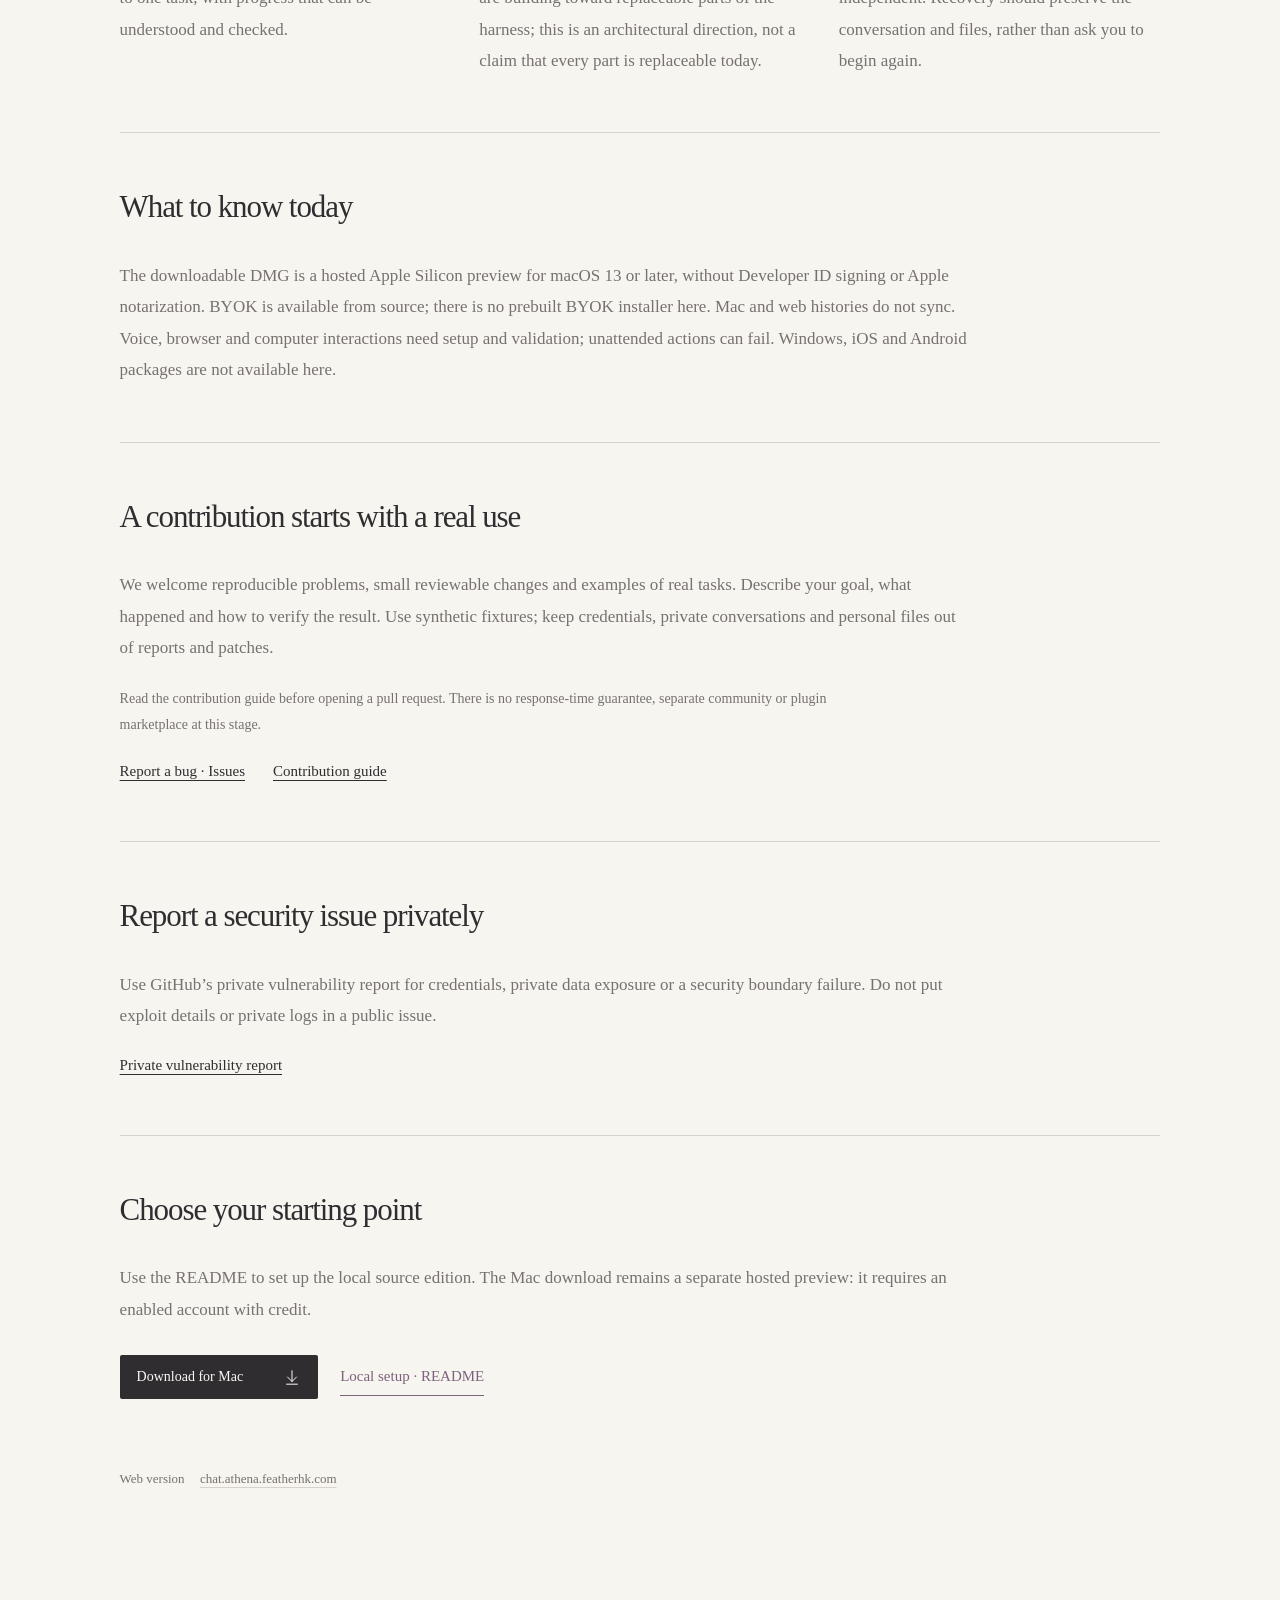
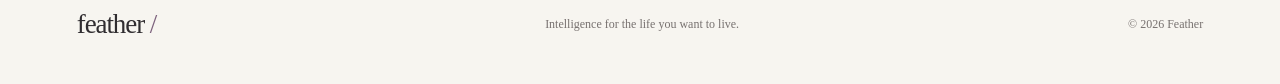
<file: open-source/index.html>
<!doctype html><html lang="en"><head><meta charset="utf-8"><meta name="viewport" content="width=device-width, initial-scale=1"><meta name="color-scheme" content="light"><title>Athena, open source — Feather</title><meta name="description" content="A personal assistant should grow with the person using it. Athena is open source: a working starting point you can inspect, change and build on."><link rel="canonical" href="https://featherhk.com/open-source/"><link rel="icon" href="/assets/favicon.svg"><link rel="stylesheet" href="/css/style.css"><link rel="stylesheet" href="/css/pages.css"><script defer src="/js/pages-locales.js"></script><script defer src="/js/pages.js"></script></head><body data-page="o"><a class="skip" href="#main" data-i18n="skip">Skip to content</a><header class="masthead"><a class="feather" href="/" aria-label="Feather home">feather<span aria-hidden="true"> /</span></a><nav aria-label="Main navigation" data-label="nav"><a href="/athena/" data-i18n="product">Athena</a><a href="/about/" data-i18n="approach">Our approach</a><a href="/open-source/" data-i18n="openSource">Open source</a><a href="https://app.athena.featherhk.com" data-i18n="availability">Get Athena</a></nav><label class="language"><span class="sr-only" data-i18n="language">Language</span><select id="language" aria-label="Language"><option value="en">English</option><option value="ja">日本語</option><option value="zh-Hans">简体中文</option><option value="zh-Hant">繁體中文</option></select></label></header><main id="main" class="editorial-page source-page">
<section class="page-lead"><span class="eyebrow" data-i18n="oEye">A foundation you can build on</span><h1 data-i18n="oHeadline">Useful as it is.<br>Open to what comes next.</h1><p class="page-intro" data-i18n="oIntro">A personal assistant should grow with the person using it. Athena is open source: a working starting point you can inspect, change and build on.</p></section>
<aside class="source-status"><h2 data-i18n="oStatus">Open-source developer preview</h2><p data-i18n="oStatusBody">The source is published under Apache License 2.0. Earlier MIT grants and third-party notices remain valid. This is an early developer preview, not a promise that every harness module is replaceable or every task runs unattended.</p><div class="source-links"><a href="https://github.com/featherhk/athena-agent" data-i18n="oRepoLink">Source repository</a><a href="https://github.com/featherhk/athena-agent/blob/main/README.md" data-i18n="oReadmeLink">Local setup · README</a></div></aside>
<section class="page-section"><h2 data-i18n="oModes">Two ways to run Athena</h2><div class="place-grid mode-grid"><article><p class="mode-state" data-i18n="oHostedState">Available now, with enabled access</p><h3 data-i18n="oHosted">Hosted preview</h3><p data-i18n="oHostedBody">Download the Mac preview and sign in with an enabled Athena account. Model use draws from your account credit. The web version runs in a separate Linux environment. Neither option requires you to bring a provider key.</p></article><article><p class="mode-state" data-i18n="oLocalState">Available from source</p><h3 data-i18n="oLocal">Local, with your own key</h3><p data-i18n="oLocalBody">Run the source locally without a Feather account. Connect your own Chat Completions API or a compatible model server already running on your computer. Remote provider use is billed by that provider; local models can use a loopback connection without a key. You manage setup, updates and extensions.</p><p class="mode-note" data-i18n="oProtocol">The local settings form supports Chat Completions, not native Anthropic Messages or Responses APIs. A remote model receives the content needed for each request. Local storage does not mean offline AI.</p></article></div></section>
<section class="page-section"><h2 data-i18n="oPrinciples">What we want to make possible</h2><div class="principle-grid"><article><span class="chapter-number">01</span><h3 data-i18n="oOne">A capable beginning.</h3><p data-i18n="oOneBody">An ordinary request should lead to something useful. Files, conversation and actions belong to one task, with progress that can be understood and checked.</p></article><article><span class="chapter-number">02</span><h3 data-i18n="oTwo">Change that serves the work.</h3><p data-i18n="oTwoBody">A different model, a focused work surface or an extension should help the task at hand. We are building toward replaceable parts of the harness; this is an architectural direction, not a claim that every part is replaceable today.</p></article><article><span class="chapter-number">03</span><h3 data-i18n="oThree">Room to recover.</h3><p data-i18n="oThreeBody">Agent-authored extensions belong outside the application code. Stop and reset remain independent. Recovery should preserve the conversation and files, rather than ask you to begin again.</p></article></div></section>
<section class="page-section data-note"><h2 data-i18n="oLimits">What to know today</h2><p data-i18n="oLimitsBody">The downloadable DMG is a hosted Apple Silicon preview for macOS 13 or later, without Developer ID signing or Apple notarization. BYOK is available from source; there is no prebuilt BYOK installer here. Mac and web histories do not sync. Voice, browser and computer interactions need setup and validation; unattended actions can fail. Windows, iOS and Android packages are not available here.</p></section>
<section class="page-section data-note"><h2 data-i18n="oContribute">A contribution starts with a real use</h2><p data-i18n="oContributeBody">We welcome reproducible problems, small reviewable changes and examples of real tasks. Describe your goal, what happened and how to verify the result. Use synthetic fixtures; keep credentials, private conversations and personal files out of reports and patches.</p><p class="source-footnote" data-i18n="oContributeNote">Read the contribution guide before opening a pull request. There is no response-time guarantee, separate community or plugin marketplace at this stage.</p><div class="source-links"><a href="https://github.com/featherhk/athena-agent/issues" data-i18n="oIssuesLink">Report a bug · Issues</a><a href="https://github.com/featherhk/athena-agent/blob/main/CONTRIBUTING.md" data-i18n="oContributingLink">Contribution guide</a></div></section>
<section class="page-section data-note"><h2 data-i18n="oSecurity">Report a security issue privately</h2><p data-i18n="oSecurityBody">Use GitHub’s private vulnerability report for credentials, private data exposure or a security boundary failure. Do not put exploit details or private logs in a public issue.</p><div class="source-links"><a href="https://github.com/featherhk/athena-agent/security/advisories/new" data-i18n="oSecurityLink">Private vulnerability report</a></div></section>
<section class="page-section data-note"><h2 data-i18n="oNext">Choose your starting point</h2><p data-i18n="oNextBody">Use the README to set up the local source edition. The Mac download remains a separate hosted preview: it requires an enabled account with credit.</p><div class="page-actions"><a class="solid-link" href="https://app.athena.featherhk.com/"><span data-i18n="get">Download for Mac</span><svg class="line-icon" viewBox="0 0 20 20" fill="none" aria-hidden="true"><path d="M10 3v12m-5-5 5 5 5-5M4 18h12"/></svg></a><a class="text-link" href="https://github.com/featherhk/athena-agent/blob/main/README.md"><span data-i18n="oReadmeLink">Local setup · README</span></a></div></section><p class="web-reference"><span data-i18n="webLabel">Web version</span> <a href="https://chat.athena.featherhk.com/">chat.athena.featherhk.com</a></p></main><footer><a class="feather" href="/">feather<span aria-hidden="true"> /</span></a><p data-i18n="footer">Intelligence for the life you want to live.</p><span>&copy; 2026 Feather</span></footer></body></html>
</file>
<file: css/style.css>
:root{--paper:#f7f5f0;--surface:#fbfaf7;--ink:#302d30;--muted:#77716f;--accent:#7d627d;--line:#d8d2cb;--reading:Iowan Old Style,Palatino Linotype,Book Antiqua,Palatino,Georgia,Songti SC,Songti TC,Noto Serif CJK SC,Yu Mincho,serif;font-family:var(--reading);color:var(--ink);background:var(--paper);font-synthesis:none;scroll-behavior:smooth;scroll-padding-top:35px}
*{box-sizing:border-box}
body{margin:0}
a{color:inherit;text-decoration:none}
a:hover{color:var(--accent)}
button,select{font:inherit}
a:focus-visible,select:focus-visible{outline:2px solid var(--accent);outline-offset:6px}
::selection{background:#dfd5df}
.sr-only{position:absolute;width:1px;height:1px;overflow:hidden;clip:rect(0,0,0,0)}
.skip{position:absolute;inset:8px auto auto 12px;transform:translateY(-150%);background:var(--surface);padding:10px;z-index:10}
.skip:focus{transform:none}
.masthead{max-width:1440px;margin:auto;min-height:104px;padding:0 6%;display:flex;align-items:center;gap:36px;border-bottom:1px solid var(--line)}
.feather{font-size:31px;letter-spacing:-1.1px}
.feather span{color:var(--accent);font-weight:400}
.masthead nav{display:flex;gap:32px;margin:auto;font-size:14px}
.language{display:flex;align-items:center}
.language select{border:0;background:transparent;color:var(--muted);max-width:118px;font-size:13px;cursor:pointer;padding:8px 0}
.hero{max-width:1440px;min-height:720px;margin:auto;display:grid;grid-template-columns:1.1fr .9fr;position:relative;padding:76px 6% 80px;align-items:center}
.eyebrow{font-size:11px;letter-spacing:.14em;text-transform:uppercase;color:var(--muted);line-height:1.8}
.eyebrow>span:first-child{margin-right:12px;color:var(--accent)}
h1{font-size:clamp(80px,8.4vw,128px);letter-spacing:-.065em;font-weight:400;line-height:1;margin:28px 0 16px}
h1>span{color:var(--accent)}
.hero-title{font-size:clamp(30px,3.1vw,45px);line-height:1.2;letter-spacing:-.025em;margin:0 0 25px;max-width:510px}
.intro{font-size:17px;line-height:1.7;max-width:390px;margin:0 0 29px;color:var(--muted)}
.download-requirements{max-width:390px;margin:7px 0 0;font-size:12px;line-height:1.7;color:var(--muted)}
.download-requirements p{margin:0 0 5px}.download-requirements a{text-decoration:underline;text-underline-offset:3px}
.text-link{display:inline-flex;gap:44px;padding:10px 0;border-bottom:1px solid var(--accent);font-size:15px;align-items:center}
.text-link>span:last-child{color:var(--accent);font-family:serif}
.hero-art{margin:-10px 0 0 35px;position:relative}
.athena-seal{width:100%;max-height:505px;display:block;overflow:visible}
.axis{stroke:#ded8d0;stroke-width:.6;stroke-dasharray:2 8}
.orbit{stroke:#c9bbcd;stroke-width:.7}
.orbit-b{stroke:#cfc5bc;stroke-width:.6;stroke-dasharray:1 7}
.orbit-c{stroke:#947c96;stroke-width:1}
.point{fill:#a28ba3}
.owl{stroke:#78607c;stroke-width:.44;stroke-linecap:round;stroke-linejoin:round}
.eye{fill:#78607c;stroke:none}
.base{stroke:#a18e9f;stroke-width:1}
figcaption{font-size:9px;letter-spacing:.22em;text-align:center;color:#8c7e8c;margin-top:5px}
.hero-note{position:absolute;bottom:31px;left:6%;display:flex;gap:10px;align-items:center;font-size:12px;color:var(--muted)}
.status-dot{width:5px;height:5px;border:1px solid var(--accent);border-radius:50%}
.hero-index{position:absolute;right:6%;bottom:32px;font-size:9px;letter-spacing:.18em;color:var(--muted)}
.product-section{max-width:1440px;margin:auto;border-top:1px solid var(--line);padding:110px 9%;display:grid;grid-template-columns:.9fr 1.1fr;gap:12%;align-items:center;background:var(--surface)}
h2{font-size:clamp(33px,3.2vw,47px);line-height:1.18;font-weight:400;letter-spacing:-.035em;margin:23px 0 25px}
.section-heading>p{font-size:17px;line-height:1.8;color:var(--muted);max-width:390px;margin:0}
.conversation-preview{background:var(--paper);border:1px solid var(--line);padding:25px 30px 20px;max-width:485px;border-radius:3px;position:relative}
.preview-top{display:flex;justify-content:space-between;font-size:10px;letter-spacing:.2em;color:var(--muted);margin-bottom:42px}
.preview-greeting{font-size:23px;line-height:1.5;max-width:280px}
.preview-user{font-size:14px;line-height:1.6;padding:12px 15px;background:#eae5e9;border-radius:3px;margin:26px 0 20px 25%;}
.preview-reply{display:flex;gap:12px;font-size:15px;line-height:1.7}
.preview-reply p{margin:0;max-width:340px}
.small-owl{color:var(--accent)}
.preview-file{display:flex;align-items:center;gap:12px;margin:18px 0 34px 27px;font-size:12px;color:var(--muted)}
.file-rule{flex:1;border-top:1px solid var(--line);max-width:60px}
.preview-file>span:last-child{font-size:9px;letter-spacing:.1em}
.preview-composer{border:1px solid var(--line);background:var(--surface);padding:13px 14px;color:#948b90;display:flex;justify-content:space-between;align-items:center;border-radius:3px;font-size:13px}
.preview-composer>span:last-child{padding:3px 8px;background:#e9e2ea;color:var(--accent);border-radius:2px}
.illustration-label{display:block;text-align:right;margin-top:9px;font-size:9px;letter-spacing:.04em;color:var(--muted)}
.approach-section{max-width:1440px;margin:auto;padding:105px 9%;display:grid;grid-template-columns:.9fr 1.1fr;gap:12%;border-top:1px solid var(--line)}
.principles article{display:flex;gap:24px;padding:0 0 29px;margin-bottom:28px;border-bottom:1px solid var(--line)}
.principles article:last-child{margin-bottom:0}
.number{font-size:14px;color:var(--accent);padding-top:6px;width:18px;flex-shrink:0}
h3{font-size:25px;font-weight:400;margin:0 0 10px;letter-spacing:-.02em}
.principles p{font-size:15px;line-height:1.75;color:var(--muted);margin:0;max-width:385px}
.release-section{max-width:1440px;margin:auto;padding:78px 9% 80px;border-top:1px solid var(--line);border-bottom:1px solid var(--line);display:grid;grid-template-columns:1fr 1fr;gap:10%;background:#eeeaee}
.release-detail{align-self:center}
.release-detail>p:first-child{font-size:18px;line-height:1.75;margin:0 0 22px;max-width:410px}
.release-footnote{font-size:12px;color:var(--muted);line-height:1.7;margin:20px 0 0}
.solid-link{display:inline-flex;align-items:center;gap:40px;background:var(--ink);color:var(--surface);padding:13px 17px;margin:0 22px 12px 0;font-size:14px;border-radius:2px}
.solid-link:hover{background:var(--accent);color:white}
[hidden]{display:none!important}
footer{max-width:1440px;margin:auto;display:flex;justify-content:space-between;align-items:center;padding:38px 6% 44px;gap:24px}
footer .feather{font-size:27px}
footer p,footer>span{font-size:12px;color:var(--muted);line-height:1.7}
footer p{margin:auto}
.noscript{text-align:center;padding:12px;font-size:13px;color:var(--muted)}
html[lang^="zh"] h1,html[lang="ja"] h1{letter-spacing:-.065em}
html[lang^="zh"] .hero-title,html[lang^="zh"] h2,html[lang="ja"] .hero-title,html[lang="ja"] h2{letter-spacing:.035em;line-height:1.45}
html[lang^="zh"] .intro,html[lang^="zh"] .section-heading>p,html[lang="ja"] .intro,html[lang="ja"] .section-heading>p{line-height:1.95}
html[lang^="zh"] .eyebrow,html[lang="ja"] .eyebrow{letter-spacing:.16em}
@media(min-width:1600px){.hero{min-height:760px}
}
@media(max-width:850px){.masthead{min-height:84px;padding:0 6%;gap:20px}
.masthead nav{gap:18px;font-size:13px}
.hero{min-height:630px;padding-top:54px}
.hero-art{margin-left:0}
.hero-title{font-size:32px}
.intro{font-size:16px;max-width:320px}
.product-section,.approach-section{gap:7%;padding:80px 6%}
.conversation-preview{padding:22px}
.release-section{padding:65px 6%;gap:7%}
h2{font-size:34px}
footer{padding-top:30px}
}
@media(max-width:620px){.masthead{min-height:76px;flex-wrap:wrap;gap:10px}
.feather{font-size:27px}
.masthead nav{display:none}
.language{margin-left:auto}
.hero{grid-template-columns:1fr;min-height:auto;padding:53px 7% 56px;overflow:hidden}
.hero-copy{position:relative;z-index:1}
.eyebrow{font-size:10px}
h1{font-size:89px;margin:28px 0 19px}
.hero-title{font-size:33px;line-height:1.25;max-width:340px}
.intro{max-width:300px;font-size:16px;margin-bottom:24px}
.hero-art{position:absolute;right:-42px;top:78px;width:230px;opacity:.18;pointer-events:none}
.hero-art figcaption{display:none}
.hero-note{position:relative;left:auto;bottom:auto;margin-top:50px;font-size:11px}
.hero-index{display:none}
.product-section,.approach-section,.release-section{grid-template-columns:1fr;padding:58px 7%;gap:38px}
h2{font-size:34px;margin-top:18px}
.section-heading>p{font-size:16px;max-width:360px}
.conversation-preview{max-width:none;padding:24px}
.preview-top{margin-bottom:32px}
.preview-greeting{font-size:22px}
.preview-user{margin-left:12%;}
.principles article{gap:18px;padding-bottom:26px;margin-bottom:25px}
h3{font-size:25px}
.principles p{font-size:16px}
.approach-section{gap:12px}
.release-section{gap:8px}
.release-detail>p:first-child{font-size:17px}
.release-footnote{font-size:12px}
footer{padding:30px 7%;flex-wrap:wrap;gap:16px}
footer p{margin:0;order:2;flex-basis:100%}
footer>span{margin-left:auto;font-size:11px}
}
@media(prefers-reduced-motion:reduce){:root{scroll-behavior:auto}
}
@media(max-width:620px){.masthead{padding-top:16px;padding-bottom:14px}.masthead nav{display:flex;order:3;flex-basis:100%;justify-content:space-between;padding-top:12px;font-size:12px;gap:12px}.masthead .language{order:2}}

.line-icon{width:18px;height:18px;flex:none;stroke:currentColor;stroke-width:1.1;stroke-linecap:round;stroke-linejoin:round}
.small-owl{width:18px;height:22px;object-fit:contain;flex:none;margin-top:3px}
.web-reference{font-size:13px;line-height:1.8;color:var(--muted);margin:24px 0 0;overflow-wrap:anywhere}
.web-reference>span{margin-right:12px}
.web-reference a,.source-reference a{text-decoration:underline;text-decoration-color:var(--line);text-underline-offset:4px}
.web-reference a:hover,.source-reference a:hover{text-decoration-color:var(--accent)}
.site-reference{max-width:1440px;padding:0 9% 26px;margin:auto}
.source-reference{max-width:380px;font-size:13px;color:var(--muted);line-height:1.85;margin:20px 0 0}
@media(max-width:850px){.masthead nav{gap:18px;font-size:12px}.masthead{gap:24px}}
@media(max-width:620px){.masthead nav{gap:12px;flex-wrap:wrap;justify-content:flex-start;column-gap:24px;row-gap:14px}.site-reference{padding:0 7% 20px}}
</file>
<file: css/pages.css>
.editorial-page{max-width:1220px;margin:auto;padding:0 7% 80px}.page-lead{padding:92px 0 78px;max-width:900px}.page-lead h1{font-size:clamp(40px,4.5vw,67px);line-height:1.17;letter-spacing:-.035em;margin:28px 0}.page-intro{max-width:680px;font-size:20px;line-height:1.85;color:var(--muted)}.page-actions{margin-top:30px}.page-section{border-top:1px solid var(--line);padding:56px 0}.page-section h2{font-size:31px;margin:0 0 34px}.chapter-list article{display:grid;grid-template-columns:42px 1fr .7fr;gap:26px;padding:36px 0;border-top:1px solid var(--line)}.chapter-list article:first-child{border:0;padding-top:12px}.chapter-number{color:var(--accent);font-size:12px;letter-spacing:.12em;display:block;padding-top:8px}.chapter-list p,.place-grid p,.principle-grid p,.page-note p,.data-note p,.faq p{font-size:17px;color:var(--muted);line-height:1.85;margin:0}.chapter-list blockquote{font-size:20px;line-height:1.7;color:var(--accent);margin:8px 0 0 20px;align-self:center}.place-grid{display:grid;grid-template-columns:1fr 1fr;gap:70px}.page-note{background:#eee9ed;padding:35px 40px;border-left:2px solid #a993ab}.page-note h3{font-size:23px}.principle-grid{display:grid;grid-template-columns:repeat(3,1fr);gap:38px}.principle-grid h3{font-size:23px;margin:22px 0 15px}.data-note p{max-width:850px}.faq details{border-top:1px solid var(--line);padding:20px 0}.faq summary{cursor:pointer;font-size:20px;line-height:1.6}.faq details p{padding:16px 30px 0;max-width:880px}.faq summary:focus-visible{outline:2px solid var(--accent);outline-offset:6px}.masthead a[aria-current=page]{color:var(--accent);text-decoration:underline;text-underline-offset:6px}html[lang^=zh] .page-lead h1,html[lang=ja] .page-lead h1{letter-spacing:.02em;line-height:1.45}@media(max-width:800px){.chapter-list article{grid-template-columns:28px 1fr}.chapter-list blockquote{grid-column:2;margin:0}.principle-grid{grid-template-columns:1fr;gap:32px}.place-grid{gap:32px}.page-lead{padding:64px 0 48px}}@media(max-width:620px){.editorial-page{padding:0 7% 50px}.page-lead h1{font-size:36px}.page-intro{font-size:18px}.place-grid{grid-template-columns:1fr}.page-section{padding:38px 0}.page-section h2{font-size:28px}.page-note{padding:26px}.chapter-list article{gap:15px}.chapter-list h3{font-size:23px}.chapter-list blockquote{font-size:18px}.page-actions{display:flex;flex-direction:column;align-items:flex-start}}

.source-page .page-lead{padding-bottom:56px}
.source-status{max-width:900px;border-left:2px solid var(--accent);padding:4px 0 5px 26px;margin:0 0 64px}
.source-status h2{font-size:22px;line-height:1.5;letter-spacing:0;margin:0 0 13px;color:var(--accent)}
.source-status p{font-size:16px;line-height:1.9;max-width:740px;margin:0;color:var(--muted)}
.mode-grid h3{margin:13px 0 18px;font-size:27px}
.mode-grid .mode-state{font-size:12px;color:var(--accent);line-height:1.7;letter-spacing:.03em}
.data-note .source-footnote{font-size:14px;margin-top:22px;max-width:720px}
.source-page .web-reference{margin-top:0}
.source-links{display:flex;flex-wrap:wrap;gap:12px 28px;margin-top:22px;font-size:15px;line-height:1.7}.source-links a{text-decoration:underline;text-underline-offset:4px}.mode-grid .mode-note{font-size:14px;margin-top:20px}
@media(max-width:620px){.source-status{padding-left:19px;margin-bottom:42px}.source-page .page-lead{padding-bottom:34px}.mode-grid{gap:38px}}

.real-demo .demo-intro{max-width:760px;font-size:18px;line-height:1.85;color:var(--muted);margin:0 0 32px}.demo-grid{display:grid;grid-template-columns:minmax(0,.8fr) minmax(0,1.2fr);gap:32px;align-items:start}.demo-grid figure{min-width:0;margin:0}.demo-grid figcaption{font-size:13px;letter-spacing:.05em;color:var(--accent);margin:0 0 15px}.demo-grid a{display:block;border:1px solid var(--line);border-radius:8px;overflow:hidden;background:#fff}.demo-grid img{display:block;width:100%;height:auto}.demo-grid a:focus-visible{outline:2px solid var(--accent);outline-offset:5px}.demo-proof{font-size:13px;line-height:1.85;color:var(--muted);max-width:840px;margin:26px 0 0}@media(max-width:700px){.demo-grid{grid-template-columns:1fr;gap:32px}.demo-grid figure:first-child{max-width:420px}.real-demo .demo-intro{font-size:17px}}
</file>
<file: css/download.css>
.download-hero{max-width:1440px;margin:auto;display:grid;grid-template-columns:1.15fr .85fr;gap:7%;align-items:center;padding:84px 9% 88px;border-bottom:1px solid var(--line)}
.download-copy h1{margin:24px 0 18px}.download-copy h2{margin:0 0 24px;max-width:560px;font-size:clamp(30px,3vw,43px)}
.download-copy .intro{max-width:420px}.download-actions .solid-link{margin-top:4px}.build-detail{font-size:12px;color:var(--muted);margin:2px 0 22px;letter-spacing:.02em}.preview-notice{max-width:380px;font-size:13px;line-height:1.85;color:var(--muted);margin:0 0 12px}
.platform-requirements{font-size:12px;line-height:1.7;margin:0 0 4px;color:var(--muted)}.launch-reference{font-size:12px;line-height:1.7;margin:0 0 16px;color:var(--muted)}.launch-reference a{text-decoration:underline;text-underline-offset:3px}
.install-art{padding:64px 12px 40px;border-block:1px solid var(--line);position:relative}.install-pair{display:flex;align-items:center;justify-content:center;gap:26px}.app-symbol,.folder-symbol{display:grid;gap:22px;justify-items:center;color:var(--muted);font-size:13px}.app-symbol img{width:94px;height:94px;padding:22px;background:var(--surface);border:1px solid var(--line);border-radius:19px}.folder-symbol svg{width:104px;height:94px;stroke:var(--accent);stroke-width:1;opacity:.75}.install-arrow{font-size:25px;color:var(--accent);margin-top:-35px}.installation-caption{display:block;text-align:center;font-size:12px;color:var(--muted);line-height:1.8;margin-top:42px}
.download-details{max-width:1440px;margin:auto;padding:70px 9%;display:grid;grid-template-columns:1fr 1fr;gap:10%;background:var(--surface);border-bottom:1px solid var(--line)}.install-steps{list-style-type:upper-roman;margin:0;padding-left:24px;color:var(--accent)}.install-steps li{padding-left:14px;margin-bottom:26px}.install-steps li:last-child{margin-bottom:0}.install-steps h3{font-size:23px;color:var(--ink)}.install-steps p{font-size:15px;line-height:1.85;margin:0;color:var(--muted)}.download-integrity{max-width:1440px;margin:auto;display:flex;justify-content:space-between;gap:24px;padding:25px 9%;font-size:12px;color:var(--muted);border-bottom:1px solid var(--line)}.download-integrity a{text-decoration:underline;text-underline-offset:4px}
@media(max-width:850px){.download-hero{padding:64px 6%;gap:4%}.install-pair{gap:12px}.app-symbol img{width:78px;height:78px;padding:17px}.folder-symbol svg{width:84px;height:78px}.download-details{padding:56px 6%;gap:7%}}
@media(max-width:620px){.download-hero{grid-template-columns:1fr;padding:48px 7% 38px;gap:34px}.download-copy h1{font-size:84px}.download-copy h2{font-size:32px}.install-art{padding:32px 12px 25px}.installation-caption{margin-top:26px}.download-details{grid-template-columns:1fr;padding:44px 7%;gap:22px}.download-details h2{font-size:32px}.install-steps li{padding-left:7px}.download-integrity{padding:24px 7%;flex-wrap:wrap;gap:14px}.build-detail{line-height:1.8}}
</file>
